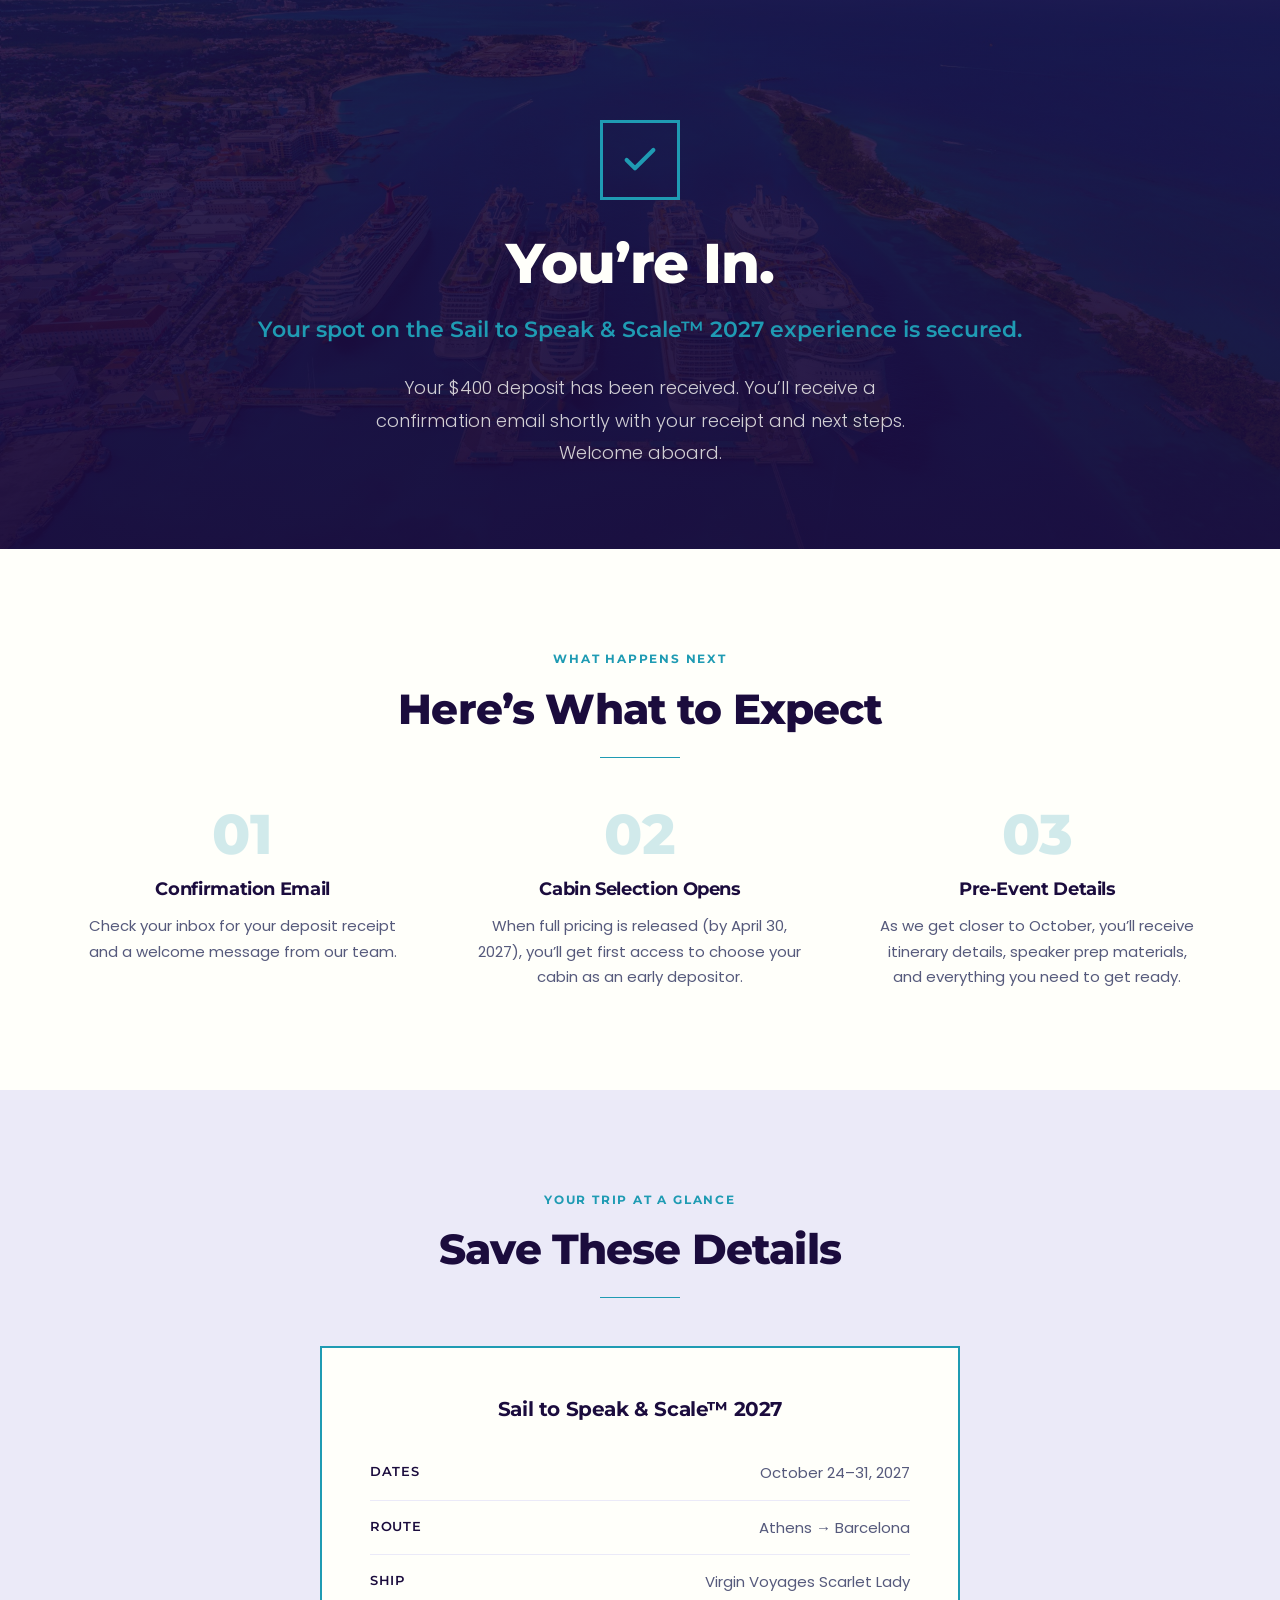
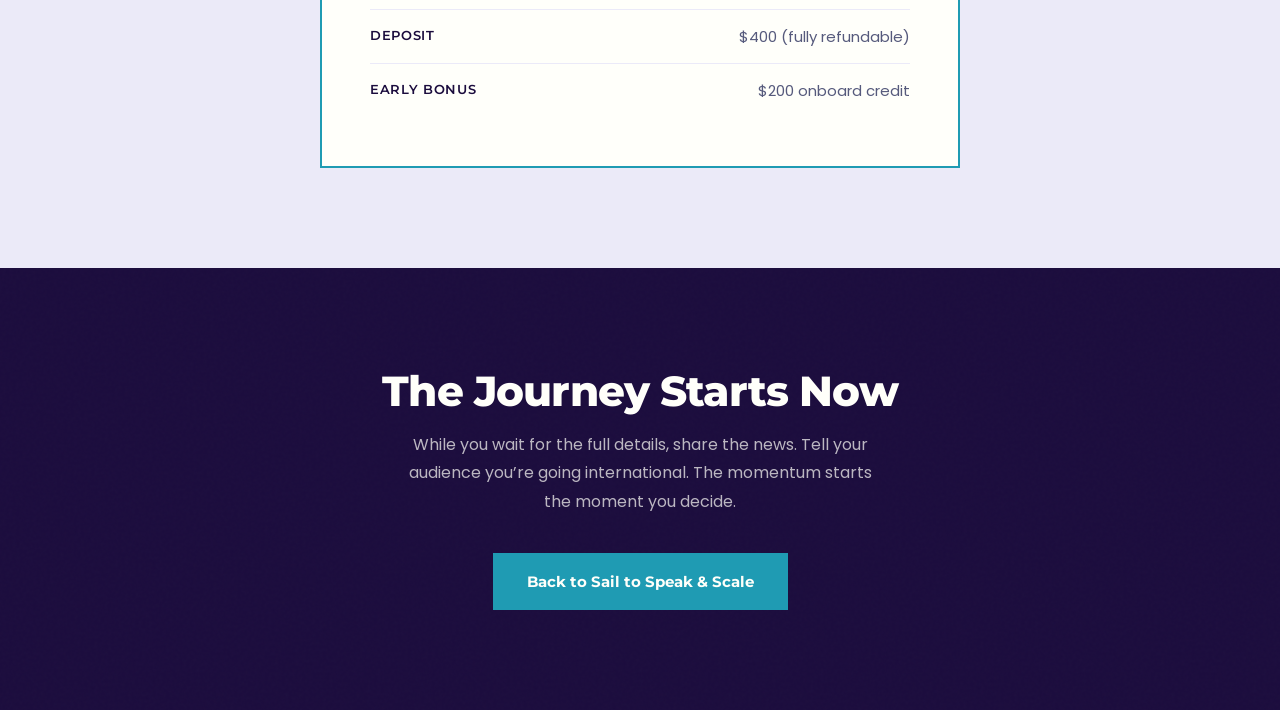
<file: thank-you/index.html>
<!DOCTYPE html>
<html lang="en">
<head>
  <meta charset="UTF-8">
  <meta name="viewport" content="width=device-width, initial-scale=1.0">
  <title>You're In — Sail to Speak &amp; Scale&trade; 2027 | Deposit Confirmed</title>
  <meta name="description" content="Your deposit is confirmed. Welcome aboard the Sail to Speak &amp; Scale 2027 speakers cruise experience. October 24–31, 2027, Athens to Barcelona.">
  <meta name="robots" content="noindex, nofollow">
  <link rel="canonical" href="https://speakandscalecruise.com/thank-you">

  <!-- Open Graph -->
  <meta property="og:type" content="website">
  <meta property="og:title" content="You're In — Sail to Speak &amp; Scale 2027">
  <meta property="og:description" content="Your deposit is confirmed. Welcome aboard the speakers cruise experience.">
  <meta property="og:image" content="https://speakandscalecruise.com/assets/images/scarlet-lady-hero.jpg">
  <meta property="og:url" content="https://speakandscalecruise.com/thank-you">
  <meta property="og:site_name" content="Sail to Speak &amp; Scale">

  <!-- Fonts -->
  <link rel="preconnect" href="https://fonts.googleapis.com">
  <link rel="preconnect" href="https://fonts.gstatic.com" crossorigin>
  <link href="https://fonts.googleapis.com/css2?family=Montserrat:wght@600;700;800&family=Poppins:ital,wght@0,300;0,400;0,600;1,300;1,400&display=swap" rel="stylesheet">
  <link rel="stylesheet" href="../styles.css">
  <style>
    /* Thank You Page Specific */
    .ty-page {
      min-height: 100vh;
      display: flex;
      flex-direction: column;
    }
    .ty-hero {
      position: relative;
      padding: 120px 0 80px;
      background: var(--deep-purple);
      text-align: center;
      overflow: hidden;
    }
    .ty-hero::before {
      content: '';
      position: absolute;
      inset: 0;
      background-image: url('../assets/images/hero-cruise-ship.jpg');
      background-size: cover;
      background-position: center 40%;
      opacity: 0.25;
    }
    .ty-hero::after {
      content: '';
      position: absolute;
      inset: 0;
      background: linear-gradient(
        to bottom,
        rgba(27, 12, 61, 0.5) 0%,
        rgba(27, 12, 61, 0.85) 100%
      );
    }
    .ty-hero .container {
      position: relative;
      z-index: 2;
    }
    .ty-checkmark {
      width: 80px;
      height: 80px;
      border: 3px solid var(--teal);
      display: inline-flex;
      align-items: center;
      justify-content: center;
      margin-bottom: 32px;
    }
    .ty-checkmark svg {
      width: 40px;
      height: 40px;
      color: var(--teal);
    }
    .ty-hero h1 {
      color: var(--cream);
      font-size: clamp(32px, 5vw, 56px);
      margin-bottom: 16px;
    }
    .ty-hero .ty-subtitle {
      font-family: 'Montserrat', sans-serif;
      font-weight: 600;
      font-size: clamp(16px, 2vw, 22px);
      color: var(--teal);
      margin-bottom: 24px;
    }
    .ty-hero .ty-message {
      font-family: 'Poppins', sans-serif;
      font-weight: 300;
      font-size: clamp(15px, 1.8vw, 18px);
      color: rgba(255, 255, 250, 0.8);
      max-width: 560px;
      margin: 0 auto;
      line-height: 1.8;
    }

    /* What Happens Next */
    .ty-next {
      background: var(--cream);
      padding: var(--section-pad) 0;
    }
    .ty-next-grid {
      display: grid;
      grid-template-columns: repeat(3, 1fr);
      gap: 40px;
      margin-top: 48px;
    }
    .ty-step {
      text-align: center;
      padding: 0 16px;
    }
    .ty-step-number {
      font-family: 'Montserrat', sans-serif;
      font-weight: 800;
      font-size: 56px;
      color: var(--teal);
      opacity: 0.2;
      line-height: 1;
      margin-bottom: 16px;
    }
    .ty-step h3 {
      color: var(--deep-purple);
      margin-bottom: 12px;
    }
    .ty-step p {
      font-size: 15px;
      line-height: 1.7;
      color: var(--muted-purple);
    }

    /* Details Card */
    .ty-details {
      background: var(--lavender);
      padding: var(--section-pad) 0;
    }
    .ty-details-card {
      max-width: 640px;
      margin: 48px auto 0;
      background: var(--cream);
      border: 2px solid var(--teal);
      padding: 48px;
    }
    .ty-details-card h3 {
      color: var(--deep-purple);
      font-size: 20px;
      margin-bottom: 24px;
      text-align: center;
    }
    .ty-detail-row {
      display: flex;
      justify-content: space-between;
      padding: 14px 0;
      border-bottom: 1px solid var(--lavender);
      font-size: 15px;
    }
    .ty-detail-row:last-child {
      border-bottom: none;
    }
    .ty-detail-label {
      font-family: 'Montserrat', sans-serif;
      font-weight: 600;
      color: var(--deep-purple);
      font-size: 13px;
      text-transform: uppercase;
      letter-spacing: 0.05em;
    }
    .ty-detail-value {
      color: var(--muted-purple);
      text-align: right;
    }

    /* Closing */
    .ty-close {
      background: var(--deep-purple);
      padding: var(--section-pad) 0;
      text-align: center;
      position: relative;
    }
    .ty-close::before {
      content: '';
      position: absolute;
      inset: 0;
      background: url("data:image/svg+xml,%3Csvg viewBox='0 0 200 200' xmlns='http://www.w3.org/2000/svg'%3E%3Cfilter id='n'%3E%3CfeTurbulence type='fractalNoise' baseFrequency='0.65' numOctaves='3' stitchTiles='stitch'/%3E%3C/filter%3E%3Crect width='100%25' height='100%25' filter='url(%23n)'/%3E%3C/svg%3E");
      opacity: 0.02;
      pointer-events: none;
    }
    .ty-close .container {
      position: relative;
      z-index: 1;
    }
    .ty-close h2 {
      color: var(--cream);
      margin-bottom: 16px;
    }
    .ty-close p {
      color: rgba(255, 255, 250, 0.7);
      max-width: 480px;
      margin: 0 auto;
      font-size: 16px;
      line-height: 1.8;
    }
    .ty-close .btn-primary {
      margin-top: 36px;
    }
    .ty-close .cta-micro {
      color: rgba(255, 255, 250, 0.4);
    }

    /* Responsive */
    @media (max-width: 768px) {
      .ty-hero {
        padding: 80px 0 60px;
      }
      .ty-next-grid {
        grid-template-columns: 1fr;
        gap: 40px;
        max-width: 400px;
        margin-left: auto;
        margin-right: auto;
      }
      .ty-details-card {
        padding: 32px 24px;
      }
      .ty-detail-row {
        flex-direction: column;
        gap: 4px;
      }
      .ty-detail-value {
        text-align: left;
      }
    }
  </style>
</head>
<body class="ty-page">

  <!-- Hero Confirmation -->
  <section class="ty-hero">
    <div class="container">
      <div class="ty-checkmark">
        <svg viewBox="0 0 24 24" fill="none" stroke="currentColor" stroke-width="2.5" stroke-linecap="round" stroke-linejoin="round">
          <polyline points="20 6 9 17 4 12"/>
        </svg>
      </div>
      <h1>You&rsquo;re In.</h1>
      <p class="ty-subtitle">Your spot on the Sail to Speak &amp; Scale&trade; 2027 experience is secured.</p>
      <p class="ty-message">Your $400 deposit has been received. You&rsquo;ll receive a confirmation email shortly with your receipt and next steps. Welcome aboard.</p>
    </div>
  </section>

  <!-- What Happens Next -->
  <section class="ty-next light-section">
    <div class="container" style="text-align: center;">
      <p class="section-label">What Happens Next</p>
      <h2>Here&rsquo;s What to Expect</h2>
      <hr class="heading-rule" style="margin-left: auto; margin-right: auto;">
      <div class="ty-next-grid">
        <div class="ty-step">
          <div class="ty-step-number">01</div>
          <h3>Confirmation Email</h3>
          <p>Check your inbox for your deposit receipt and a welcome message from our team.</p>
        </div>
        <div class="ty-step">
          <div class="ty-step-number">02</div>
          <h3>Cabin Selection Opens</h3>
          <p>When full pricing is released (by April 30, 2027), you&rsquo;ll get first access to choose your cabin as an early depositor.</p>
        </div>
        <div class="ty-step">
          <div class="ty-step-number">03</div>
          <h3>Pre-Event Details</h3>
          <p>As we get closer to October, you&rsquo;ll receive itinerary details, speaker prep materials, and everything you need to get ready.</p>
        </div>
      </div>
    </div>
  </section>

  <!-- Your Trip Details -->
  <section class="ty-details light-section">
    <div class="container" style="text-align: center;">
      <p class="section-label">Your Trip At a Glance</p>
      <h2>Save These Details</h2>
      <hr class="heading-rule" style="margin-left: auto; margin-right: auto;">
      <div class="ty-details-card">
        <h3>Sail to Speak &amp; Scale&trade; 2027</h3>
        <div class="ty-detail-row">
          <span class="ty-detail-label">Dates</span>
          <span class="ty-detail-value">October 24&ndash;31, 2027</span>
        </div>
        <div class="ty-detail-row">
          <span class="ty-detail-label">Route</span>
          <span class="ty-detail-value">Athens &rarr; Barcelona</span>
        </div>
        <div class="ty-detail-row">
          <span class="ty-detail-label">Ship</span>
          <span class="ty-detail-value">Virgin Voyages Scarlet Lady</span>
        </div>
        <div class="ty-detail-row">
          <span class="ty-detail-label">Deposit</span>
          <span class="ty-detail-value">$400 (fully refundable)</span>
        </div>
        <div class="ty-detail-row">
          <span class="ty-detail-label">Early Bonus</span>
          <span class="ty-detail-value">$200 onboard credit</span>
        </div>
      </div>
    </div>
  </section>

  <!-- Closing -->
  <section class="ty-close dark-section">
    <div class="container">
      <h2>The Journey Starts Now</h2>
      <p>While you wait for the full details, share the news. Tell your audience you&rsquo;re going international. The momentum starts the moment you decide.</p>
      <a href="/" class="btn-primary" style="margin-top: 36px;">Back to Sail to Speak &amp; Scale</a>
    </div>
  </section>

</body>
</html>
</file>
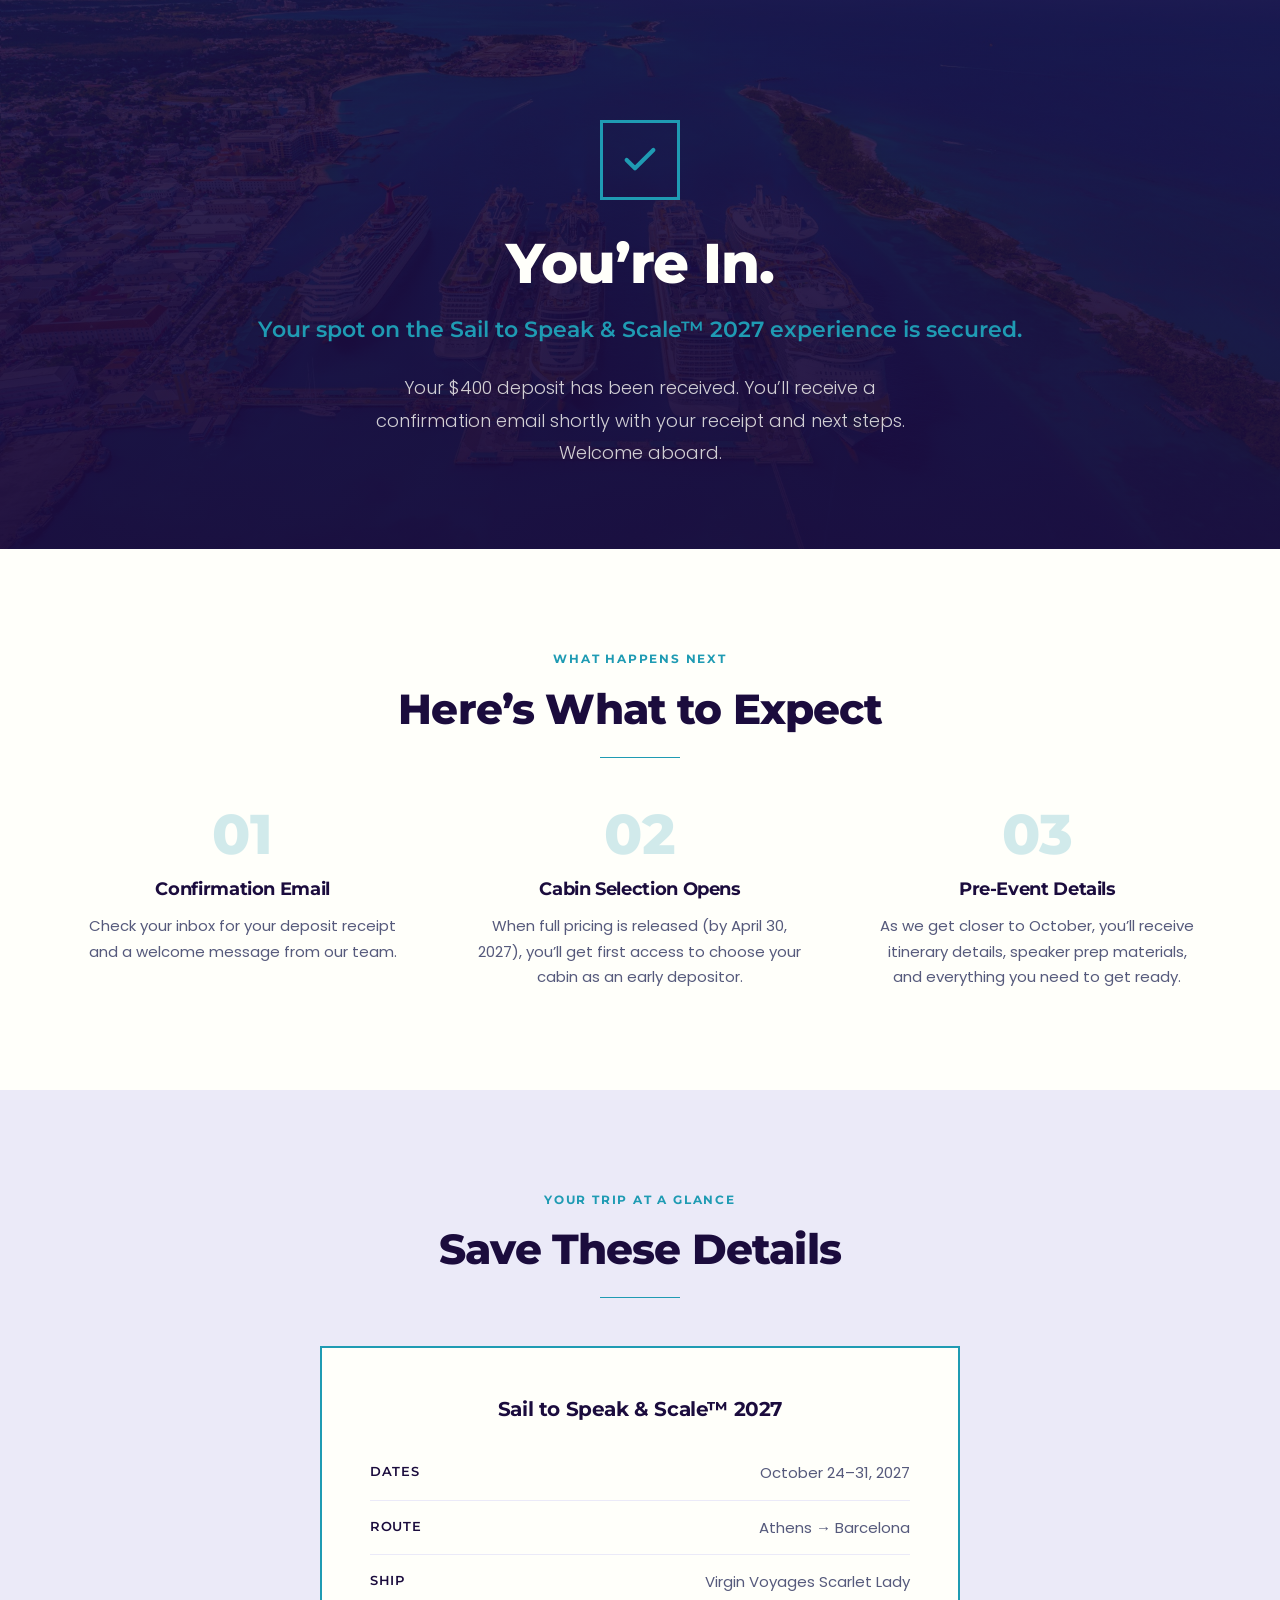
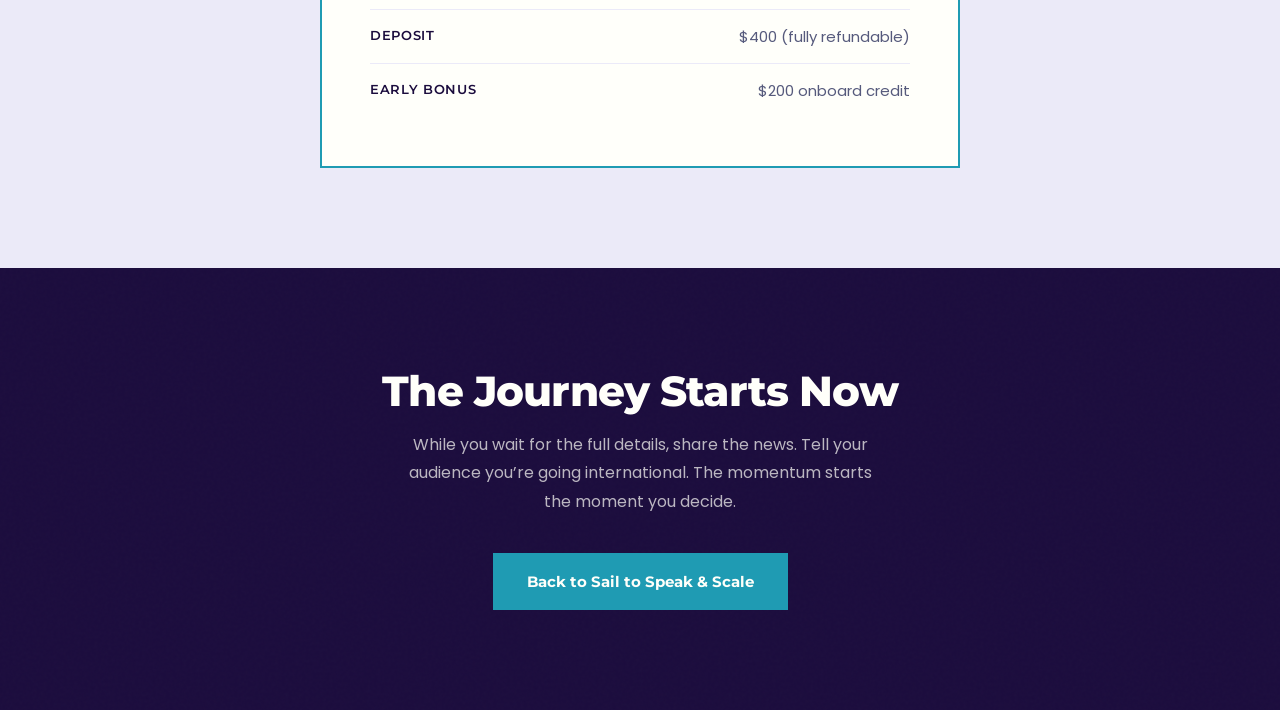
<file: thank-you.html>
<!DOCTYPE html>
<html lang="en">
<head>
  <meta charset="UTF-8">
  <meta name="viewport" content="width=device-width, initial-scale=1.0">
  <title>You're In — Sail to Speak &amp; Scale&trade; 2027 | Deposit Confirmed</title>
  <meta name="description" content="Your deposit is confirmed. Welcome aboard the Sail to Speak &amp; Scale 2027 speakers cruise experience. October 24–31, 2027, Athens to Barcelona.">
  <meta name="robots" content="noindex, nofollow">
  <link rel="canonical" href="https://speakandscalecruise.com/thank-you.html">

  <!-- Open Graph -->
  <meta property="og:type" content="website">
  <meta property="og:title" content="You're In — Sail to Speak &amp; Scale 2027">
  <meta property="og:description" content="Your deposit is confirmed. Welcome aboard the speakers cruise experience.">
  <meta property="og:image" content="https://speakandscalecruise.com/assets/images/scarlet-lady-hero.jpg">
  <meta property="og:url" content="https://speakandscalecruise.com/thank-you.html">
  <meta property="og:site_name" content="Sail to Speak &amp; Scale">

  <!-- Fonts -->
  <link rel="preconnect" href="https://fonts.googleapis.com">
  <link rel="preconnect" href="https://fonts.gstatic.com" crossorigin>
  <link href="https://fonts.googleapis.com/css2?family=Montserrat:wght@600;700;800&family=Poppins:ital,wght@0,300;0,400;0,600;1,300;1,400&display=swap" rel="stylesheet">
  <link rel="stylesheet" href="styles.css">
  <style>
    /* Thank You Page Specific */
    .ty-page {
      min-height: 100vh;
      display: flex;
      flex-direction: column;
    }
    .ty-hero {
      position: relative;
      padding: 120px 0 80px;
      background: var(--deep-purple);
      text-align: center;
      overflow: hidden;
    }
    .ty-hero::before {
      content: '';
      position: absolute;
      inset: 0;
      background-image: url('assets/images/hero-cruise-ship.jpg');
      background-size: cover;
      background-position: center 40%;
      opacity: 0.25;
    }
    .ty-hero::after {
      content: '';
      position: absolute;
      inset: 0;
      background: linear-gradient(
        to bottom,
        rgba(27, 12, 61, 0.5) 0%,
        rgba(27, 12, 61, 0.85) 100%
      );
    }
    .ty-hero .container {
      position: relative;
      z-index: 2;
    }
    .ty-checkmark {
      width: 80px;
      height: 80px;
      border: 3px solid var(--teal);
      display: inline-flex;
      align-items: center;
      justify-content: center;
      margin-bottom: 32px;
    }
    .ty-checkmark svg {
      width: 40px;
      height: 40px;
      color: var(--teal);
    }
    .ty-hero h1 {
      color: var(--cream);
      font-size: clamp(32px, 5vw, 56px);
      margin-bottom: 16px;
    }
    .ty-hero .ty-subtitle {
      font-family: 'Montserrat', sans-serif;
      font-weight: 600;
      font-size: clamp(16px, 2vw, 22px);
      color: var(--teal);
      margin-bottom: 24px;
    }
    .ty-hero .ty-message {
      font-family: 'Poppins', sans-serif;
      font-weight: 300;
      font-size: clamp(15px, 1.8vw, 18px);
      color: rgba(255, 255, 250, 0.8);
      max-width: 560px;
      margin: 0 auto;
      line-height: 1.8;
    }

    /* What Happens Next */
    .ty-next {
      background: var(--cream);
      padding: var(--section-pad) 0;
    }
    .ty-next-grid {
      display: grid;
      grid-template-columns: repeat(3, 1fr);
      gap: 40px;
      margin-top: 48px;
    }
    .ty-step {
      text-align: center;
      padding: 0 16px;
    }
    .ty-step-number {
      font-family: 'Montserrat', sans-serif;
      font-weight: 800;
      font-size: 56px;
      color: var(--teal);
      opacity: 0.2;
      line-height: 1;
      margin-bottom: 16px;
    }
    .ty-step h3 {
      color: var(--deep-purple);
      margin-bottom: 12px;
    }
    .ty-step p {
      font-size: 15px;
      line-height: 1.7;
      color: var(--muted-purple);
    }

    /* Details Card */
    .ty-details {
      background: var(--lavender);
      padding: var(--section-pad) 0;
    }
    .ty-details-card {
      max-width: 640px;
      margin: 48px auto 0;
      background: var(--cream);
      border: 2px solid var(--teal);
      padding: 48px;
    }
    .ty-details-card h3 {
      color: var(--deep-purple);
      font-size: 20px;
      margin-bottom: 24px;
      text-align: center;
    }
    .ty-detail-row {
      display: flex;
      justify-content: space-between;
      padding: 14px 0;
      border-bottom: 1px solid var(--lavender);
      font-size: 15px;
    }
    .ty-detail-row:last-child {
      border-bottom: none;
    }
    .ty-detail-label {
      font-family: 'Montserrat', sans-serif;
      font-weight: 600;
      color: var(--deep-purple);
      font-size: 13px;
      text-transform: uppercase;
      letter-spacing: 0.05em;
    }
    .ty-detail-value {
      color: var(--muted-purple);
      text-align: right;
    }

    /* Closing */
    .ty-close {
      background: var(--deep-purple);
      padding: var(--section-pad) 0;
      text-align: center;
      position: relative;
    }
    .ty-close::before {
      content: '';
      position: absolute;
      inset: 0;
      background: url("data:image/svg+xml,%3Csvg viewBox='0 0 200 200' xmlns='http://www.w3.org/2000/svg'%3E%3Cfilter id='n'%3E%3CfeTurbulence type='fractalNoise' baseFrequency='0.65' numOctaves='3' stitchTiles='stitch'/%3E%3C/filter%3E%3Crect width='100%25' height='100%25' filter='url(%23n)'/%3E%3C/svg%3E");
      opacity: 0.02;
      pointer-events: none;
    }
    .ty-close .container {
      position: relative;
      z-index: 1;
    }
    .ty-close h2 {
      color: var(--cream);
      margin-bottom: 16px;
    }
    .ty-close p {
      color: rgba(255, 255, 250, 0.7);
      max-width: 480px;
      margin: 0 auto;
      font-size: 16px;
      line-height: 1.8;
    }
    .ty-close .btn-primary {
      margin-top: 36px;
    }
    .ty-close .cta-micro {
      color: rgba(255, 255, 250, 0.4);
    }

    /* Responsive */
    @media (max-width: 768px) {
      .ty-hero {
        padding: 80px 0 60px;
      }
      .ty-next-grid {
        grid-template-columns: 1fr;
        gap: 40px;
        max-width: 400px;
        margin-left: auto;
        margin-right: auto;
      }
      .ty-details-card {
        padding: 32px 24px;
      }
      .ty-detail-row {
        flex-direction: column;
        gap: 4px;
      }
      .ty-detail-value {
        text-align: left;
      }
    }
  </style>
</head>
<body class="ty-page">

  <!-- Hero Confirmation -->
  <section class="ty-hero">
    <div class="container">
      <div class="ty-checkmark">
        <svg viewBox="0 0 24 24" fill="none" stroke="currentColor" stroke-width="2.5" stroke-linecap="round" stroke-linejoin="round">
          <polyline points="20 6 9 17 4 12"/>
        </svg>
      </div>
      <h1>You&rsquo;re In.</h1>
      <p class="ty-subtitle">Your spot on the Sail to Speak &amp; Scale&trade; 2027 experience is secured.</p>
      <p class="ty-message">Your $400 deposit has been received. You&rsquo;ll receive a confirmation email shortly with your receipt and next steps. Welcome aboard.</p>
    </div>
  </section>

  <!-- What Happens Next -->
  <section class="ty-next light-section">
    <div class="container" style="text-align: center;">
      <p class="section-label">What Happens Next</p>
      <h2>Here&rsquo;s What to Expect</h2>
      <hr class="heading-rule" style="margin-left: auto; margin-right: auto;">
      <div class="ty-next-grid">
        <div class="ty-step">
          <div class="ty-step-number">01</div>
          <h3>Confirmation Email</h3>
          <p>Check your inbox for your deposit receipt and a welcome message from our team.</p>
        </div>
        <div class="ty-step">
          <div class="ty-step-number">02</div>
          <h3>Cabin Selection Opens</h3>
          <p>When full pricing is released (by April 30, 2027), you&rsquo;ll get first access to choose your cabin as an early depositor.</p>
        </div>
        <div class="ty-step">
          <div class="ty-step-number">03</div>
          <h3>Pre-Event Details</h3>
          <p>As we get closer to October, you&rsquo;ll receive itinerary details, speaker prep materials, and everything you need to get ready.</p>
        </div>
      </div>
    </div>
  </section>

  <!-- Your Trip Details -->
  <section class="ty-details light-section">
    <div class="container" style="text-align: center;">
      <p class="section-label">Your Trip At a Glance</p>
      <h2>Save These Details</h2>
      <hr class="heading-rule" style="margin-left: auto; margin-right: auto;">
      <div class="ty-details-card">
        <h3>Sail to Speak &amp; Scale&trade; 2027</h3>
        <div class="ty-detail-row">
          <span class="ty-detail-label">Dates</span>
          <span class="ty-detail-value">October 24&ndash;31, 2027</span>
        </div>
        <div class="ty-detail-row">
          <span class="ty-detail-label">Route</span>
          <span class="ty-detail-value">Athens &rarr; Barcelona</span>
        </div>
        <div class="ty-detail-row">
          <span class="ty-detail-label">Ship</span>
          <span class="ty-detail-value">Virgin Voyages Scarlet Lady</span>
        </div>
        <div class="ty-detail-row">
          <span class="ty-detail-label">Deposit</span>
          <span class="ty-detail-value">$400 (fully refundable)</span>
        </div>
        <div class="ty-detail-row">
          <span class="ty-detail-label">Early Bonus</span>
          <span class="ty-detail-value">$200 onboard credit</span>
        </div>
      </div>
    </div>
  </section>

  <!-- Closing -->
  <section class="ty-close dark-section">
    <div class="container">
      <h2>The Journey Starts Now</h2>
      <p>While you wait for the full details, share the news. Tell your audience you&rsquo;re going international. The momentum starts the moment you decide.</p>
      <a href="index.html" class="btn-primary" style="margin-top: 36px;">Back to Sail to Speak &amp; Scale</a>
    </div>
  </section>

</body>
</html>
</file>
<file: styles.css>
/* ============================================
   SAIL TO SPEAK & SCALE 2027
   Brand System: Authority Event Family
   Art Direction: Nautical Authority
   ============================================ */

/* --- Reset & Base --- */
*, *::before, *::after {
  margin: 0;
  padding: 0;
  box-sizing: border-box;
}

:root {
  --purple: #472f79;
  --deep-purple: #1b0c3d;
  --teal: #1f9bb3;
  --dark-teal: #0f8897;
  --lavender: #ebeaf8;
  --soft-lavender: #f5f4fa;
  --cream: #fffffa;
  --muted-purple: #565a7c;
  --white: #fffffa;
  --section-pad: 100px;
  --section-pad-mobile: 64px;
  --content-max: 1200px;
  --paragraph-max: 640px;
}

html {
  scroll-behavior: smooth;
  -webkit-font-smoothing: antialiased;
  -moz-osx-font-smoothing: grayscale;
}

body {
  font-family: 'Poppins', sans-serif;
  font-weight: 400;
  font-size: 16px;
  line-height: 1.7;
  color: var(--muted-purple);
  background-color: var(--cream);
}

img {
  max-width: 100%;
  height: auto;
  display: block;
}

a {
  color: var(--teal);
  text-decoration: none;
}

/* --- Typography --- */
h1, h2, h3 {
  font-family: 'Montserrat', sans-serif;
  font-weight: 800;
  letter-spacing: -0.02em;
  line-height: 1.12;
}

h1 {
  font-size: clamp(36px, 6vw, 72px);
}

h2 {
  font-size: clamp(28px, 4vw, 42px);
}

h3 {
  font-family: 'Montserrat', sans-serif;
  font-weight: 700;
  font-size: 18px;
  line-height: 1.3;
}

.section-label {
  font-family: 'Montserrat', sans-serif;
  font-weight: 700;
  font-size: 12px;
  letter-spacing: 0.15em;
  text-transform: uppercase;
  color: var(--teal);
  margin-bottom: 16px;
}

.heading-rule {
  width: 80px;
  height: 1px;
  background: var(--teal);
  margin-top: 24px;
  border: none;
}

/* --- Layout --- */
.container {
  max-width: var(--content-max);
  margin: 0 auto;
  padding: 0 24px;
}

.section {
  padding: var(--section-pad) 0;
}

/* Light text on dark backgrounds */
.dark-section {
  color: rgba(255, 255, 250, 0.8);
}
.dark-section h2,
.dark-section h3 {
  color: var(--cream);
}
.dark-section .section-label {
  color: var(--teal);
}

/* Dark text on light backgrounds */
.light-section h2 {
  color: var(--deep-purple);
}

/* --- Buttons --- */
.btn-primary {
  display: inline-block;
  font-family: 'Montserrat', sans-serif;
  font-weight: 700;
  font-size: 15px;
  color: var(--cream);
  background: var(--teal);
  padding: 16px 34px;
  border: none;
  border-radius: 0;
  cursor: pointer;
  transition: background 200ms ease, transform 200ms ease;
  text-decoration: none;
  text-align: center;
}
.btn-primary:hover {
  background: var(--dark-teal);
  transform: translateY(-1px);
}

.btn-outline {
  display: inline-block;
  font-family: 'Montserrat', sans-serif;
  font-weight: 700;
  font-size: 15px;
  color: var(--teal);
  background: transparent;
  padding: 16px 34px;
  border: 2px solid var(--teal);
  border-radius: 0;
  cursor: pointer;
  transition: all 200ms ease;
  text-decoration: none;
  text-align: center;
}
.btn-outline:hover {
  background: var(--teal);
  color: var(--cream);
}

/* Focus styles for accessibility */
.btn-primary:focus-visible,
.btn-outline:focus-visible {
  outline: 2px solid var(--teal);
  outline-offset: 4px;
}
.faq-question:focus-visible {
  outline: 2px solid var(--teal);
  outline-offset: 4px;
}
a:focus-visible {
  outline: 2px solid var(--teal);
  outline-offset: 2px;
}

.cta-micro {
  font-family: 'Poppins', sans-serif;
  font-weight: 300;
  font-size: 13px;
  margin-top: 12px;
  text-align: center;
  opacity: 0.7;
}
.dark-section .cta-micro {
  color: rgba(255, 255, 250, 0.6);
}
.light-section .cta-micro {
  color: var(--muted-purple);
}

.cta-group {
  margin-top: 40px;
}

/* --- Scroll Reveal --- */
.reveal {
  opacity: 0;
  transform: translateY(20px);
  transition: opacity 500ms ease-out, transform 500ms ease-out;
}
.reveal.visible {
  opacity: 1;
  transform: translateY(0);
}
.reveal-delay-1 { transition-delay: 100ms; }
.reveal-delay-2 { transition-delay: 200ms; }
.reveal-delay-3 { transition-delay: 300ms; }
.reveal-delay-4 { transition-delay: 400ms; }

/* ============================================
   SECTION 1 — HERO
   ============================================ */
.hero {
  position: relative;
  min-height: 100vh;
  display: flex;
  align-items: center;
  justify-content: center;
  text-align: center;
  overflow: hidden;
  background: var(--deep-purple);
}
.hero-bg {
  position: absolute;
  inset: 0;
  background-image: url('assets/images/hero-cruise-ship.jpg');
  background-size: cover;
  background-position: center 40%;
  opacity: 0.45;
}
.hero-overlay {
  position: absolute;
  inset: 0;
  background: linear-gradient(
    to top,
    rgba(27, 12, 61, 0.92) 0%,
    rgba(27, 12, 61, 0.55) 45%,
    rgba(27, 12, 61, 0.35) 100%
  );
}
.hero-content {
  position: relative;
  z-index: 2;
  max-width: 1000px;
  padding: 0 32px;
}
.hero .section-label {
  font-size: 14px;
  letter-spacing: 0.25em;
  margin-bottom: 28px;
  color: var(--teal);
}
.hero h1 {
  color: var(--cream);
  margin-bottom: 12px;
  font-size: clamp(40px, 7vw, 84px);
  text-shadow: 0 2px 40px rgba(27, 12, 61, 0.4);
}
.hero-subtitle {
  font-family: 'Montserrat', sans-serif;
  font-weight: 600;
  font-size: clamp(18px, 2.8vw, 28px);
  color: var(--teal);
  margin-bottom: 36px;
}
.hero-subhead {
  font-family: 'Poppins', sans-serif;
  font-weight: 300;
  font-size: clamp(16px, 2.2vw, 21px);
  color: rgba(255, 255, 250, 0.85);
  margin-bottom: 12px;
  line-height: 1.6;
}
.hero-hook {
  font-family: 'Poppins', sans-serif;
  font-weight: 400;
  font-style: italic;
  font-size: clamp(18px, 2.5vw, 24px);
  color: var(--cream);
  margin: 40px 0;
}
.hero .cta-group {
  margin-top: 44px;
}
.hero .btn-primary {
  font-size: 17px;
  padding: 20px 44px;
}
.hero .cta-micro {
  color: rgba(255, 255, 250, 0.6);
  max-width: 460px;
  margin-left: auto;
  margin-right: auto;
  font-size: 14px;
}
.hero-secondary {
  font-family: 'Poppins', sans-serif;
  font-weight: 400;
  font-size: 15px;
  color: rgba(255, 255, 250, 0.55);
  margin-top: 28px;
  letter-spacing: 0.02em;
}
.hero-scroll-cue {
  position: absolute;
  bottom: 32px;
  left: 50%;
  transform: translateX(-50%);
  z-index: 2;
  color: rgba(255, 255, 250, 0.3);
  font-size: 24px;
  animation: scrollBounce 2s ease-in-out infinite;
}
@keyframes scrollBounce {
  0%, 100% { transform: translateX(-50%) translateY(0); }
  50% { transform: translateX(-50%) translateY(8px); }
}

/* ============================================
   SECTION 2 — BIG PROMISE
   ============================================ */
.big-promise {
  background: var(--cream);
}
.big-promise-grid {
  display: grid;
  grid-template-columns: 55% 40%;
  gap: 5%;
  align-items: start;
  margin-top: 48px;
}
.big-promise-narrative p {
  max-width: var(--paragraph-max);
  margin-bottom: 16px;
}
.benefit-stack {
  display: flex;
  flex-direction: column;
  gap: 24px;
}
.benefit-item {
  display: flex;
  gap: 16px;
  align-items: flex-start;
}
.benefit-icon {
  flex-shrink: 0;
  width: 4px;
  height: 4px;
  margin-top: 10px;
  background: var(--teal);
}
.benefit-item p {
  font-weight: 400;
  font-size: 15px;
  line-height: 1.6;
  color: var(--muted-purple);
}

/* ============================================
   SECTION 3 — WHAT MAKES THIS DIFFERENT
   ============================================ */
.different {
  background: var(--deep-purple);
  position: relative;
}
.different::before {
  content: '';
  position: absolute;
  inset: 0;
  background: url("data:image/svg+xml,%3Csvg viewBox='0 0 200 200' xmlns='http://www.w3.org/2000/svg'%3E%3Cfilter id='n'%3E%3CfeTurbulence type='fractalNoise' baseFrequency='0.65' numOctaves='3' stitchTiles='stitch'/%3E%3C/filter%3E%3Crect width='100%25' height='100%25' filter='url(%23n)'/%3E%3C/svg%3E");
  opacity: 0.02;
  pointer-events: none;
}
.different-grid {
  display: grid;
  grid-template-columns: 1fr 1fr;
  gap: 32px;
  margin-top: 48px;
}
.different-card {
  border: 1px solid rgba(255, 255, 250, 0.08);
  padding: 32px;
  border-top: 2px solid var(--teal);
}
.different-card h3 {
  margin-bottom: 12px;
}
.different-card p {
  font-size: 15px;
  line-height: 1.7;
}

/* ============================================
   SECTION 4 — SOCIAL PROOF STRIP
   ============================================ */
.proof-strip {
  background: var(--lavender);
  text-align: center;
}
.proof-quote {
  max-width: 720px;
  margin: 0 auto;
  margin-top: 40px;
  position: relative;
}
.proof-quote blockquote {
  font-family: 'Poppins', sans-serif;
  font-weight: 300;
  font-size: clamp(17px, 2.5vw, 22px);
  font-style: italic;
  line-height: 1.7;
  color: var(--deep-purple);
}
.proof-quote .quote-accent {
  display: block;
  width: 40px;
  height: 2px;
  background: var(--teal);
  margin: 0 auto 24px;
}

/* ============================================
   SECTION 5 — DESTINATIONS
   ============================================ */
.destinations {
  background: var(--cream);
}
.destination-strip {
  display: grid;
  grid-template-columns: repeat(5, 1fr);
  gap: 20px;
  margin-top: 48px;
}
.destination-card {
  position: relative;
  aspect-ratio: 3 / 4;
  overflow: hidden;
  background: var(--deep-purple);
}
.destination-card-inner {
  width: 100%;
  height: 100%;
  background-size: cover;
  background-position: center;
  transition: transform 400ms ease;
}
.destination-card:hover .destination-card-inner {
  transform: scale(1.02);
}
.destination-card-overlay {
  position: absolute;
  inset: 0;
  background: linear-gradient(to top, rgba(27,12,61,0.7) 0%, transparent 50%);
  display: flex;
  flex-direction: column;
  justify-content: flex-end;
  padding: 24px 16px;
}
.destination-card-overlay h3 {
  font-family: 'Montserrat', sans-serif;
  font-weight: 700;
  font-size: clamp(14px, 1.2vw, 18px);
  letter-spacing: 0.1em;
  text-transform: uppercase;
  color: var(--cream);
  text-shadow: 0 1px 8px rgba(0,0,0,0.3);
}
.destination-card-overlay span {
  font-family: 'Poppins', sans-serif;
  font-weight: 300;
  font-size: clamp(12px, 0.9vw, 14px);
  color: rgba(255, 255, 250, 0.8);
  margin-top: 4px;
}
.destinations-copy {
  max-width: var(--paragraph-max);
  margin: 32px auto 0;
  text-align: center;
  font-style: italic;
}

/* ============================================
   SECTION 6 — SHIP EXPERIENCE
   ============================================ */
.ship {
  background: var(--purple);
  position: relative;
  overflow: hidden;
  padding-top: 0 !important;
}
.ship::before {
  content: '';
  position: absolute;
  inset: 0;
  background: url("data:image/svg+xml,%3Csvg viewBox='0 0 200 200' xmlns='http://www.w3.org/2000/svg'%3E%3Cfilter id='n'%3E%3CfeTurbulence type='fractalNoise' baseFrequency='0.65' numOctaves='3' stitchTiles='stitch'/%3E%3C/filter%3E%3Crect width='100%25' height='100%25' filter='url(%23n)'/%3E%3C/svg%3E");
  opacity: 0.02;
  pointer-events: none;
}
/* Ship hero image - full width dramatic treatment */
.ship-hero-image {
  position: relative;
  width: 100%;
  max-height: 480px;
  overflow: hidden;
}
.ship-hero-image img {
  width: 100%;
  height: 480px;
  object-fit: cover;
  object-position: center 30%;
  display: block;
}
.ship-hero-overlay {
  position: absolute;
  inset: 0;
  background: linear-gradient(
    to bottom,
    rgba(71, 47, 121, 0.1) 0%,
    rgba(71, 47, 121, 0.6) 80%,
    rgba(71, 47, 121, 1) 100%
  );
}
.ship-content-centered {
  position: relative;
  z-index: 1;
  text-align: center;
  margin-top: -60px;
}
.ship-content-centered > p {
  margin-bottom: 24px;
}
.ship-perks-grid {
  display: grid;
  grid-template-columns: repeat(4, 1fr);
  gap: 24px;
  margin: 32px auto;
  max-width: 900px;
}
.ship-perk {
  display: flex;
  flex-direction: column;
  align-items: center;
  gap: 12px;
  text-align: center;
}
.ship-perk svg {
  color: var(--teal);
}
.ship-perk span {
  font-size: 14px;
  line-height: 1.5;
  color: rgba(255, 255, 250, 0.8);
}
.ship-closing {
  font-style: italic;
  margin-top: 24px;
  font-size: 15px;
  opacity: 0.9;
}
.ship .cta-group {
  display: inline-flex;
  flex-direction: column;
  align-items: center;
}
@media (max-width: 768px) {
  .ship-perks-grid {
    grid-template-columns: repeat(2, 1fr);
    gap: 20px;
  }
  .ship-hero-image img {
    height: 320px;
  }
  .ship-content-centered {
    margin-top: -40px;
  }
}

/* ============================================
   SECTION 7 — WHAT YOU WALK AWAY WITH
   ============================================ */
.outcomes {
  background: var(--deep-purple);
  position: relative;
  overflow: hidden;
}
.outcomes::before {
  content: '';
  position: absolute;
  inset: 0;
  background: url("data:image/svg+xml,%3Csvg viewBox='0 0 200 200' xmlns='http://www.w3.org/2000/svg'%3E%3Cfilter id='n'%3E%3CfeTurbulence type='fractalNoise' baseFrequency='0.65' numOctaves='3' stitchTiles='stitch'/%3E%3C/filter%3E%3Crect width='100%25' height='100%25' filter='url(%23n)'/%3E%3C/svg%3E");
  opacity: 0.02;
  pointer-events: none;
}
.outcomes .container {
  position: relative;
  z-index: 1;
}
.outcomes h2 {
  color: var(--cream);
}
.outcomes .section-label {
  color: var(--teal);
}
.outcomes .heading-rule {
  background: var(--teal);
}
.outcomes-grid {
  display: grid;
  grid-template-columns: repeat(5, 1fr);
  gap: 0;
  margin-top: 56px;
}
.outcome-card {
  position: relative;
  padding: 36px 24px;
  text-align: center;
  border-right: 1px solid rgba(255, 255, 250, 0.06);
  display: flex;
  flex-direction: column;
  align-items: center;
  gap: 20px;
}
.outcome-card:last-child {
  border-right: none;
}
.outcome-number {
  font-family: 'Montserrat', sans-serif;
  font-weight: 800;
  font-size: 72px;
  color: var(--teal);
  opacity: 0.35;
  line-height: 1;
}
.outcome-icon {
  width: 48px;
  height: 48px;
  color: var(--teal);
  flex-shrink: 0;
}
.outcome-card h3 {
  font-family: 'Montserrat', sans-serif;
  font-weight: 700;
  font-size: 15px;
  color: var(--cream);
  line-height: 1.4;
  letter-spacing: 0.01em;
}
.outcome-card p {
  font-size: 13px;
  color: rgba(255, 255, 250, 0.5);
  line-height: 1.5;
  font-weight: 300;
}
.outcomes .cta-group {
  text-align: center;
}
.outcomes .cta-micro {
  color: rgba(255, 255, 250, 0.5);
}

@media (max-width: 1024px) {
  .outcomes-grid {
    grid-template-columns: repeat(3, 1fr);
  }
  .outcome-card:nth-child(3) {
    border-right: none;
  }
}
@media (max-width: 768px) {
  .outcomes-grid {
    grid-template-columns: repeat(2, 1fr);
  }
  .outcome-card {
    border-right: none;
    border-bottom: 1px solid rgba(255, 255, 250, 0.06);
    padding: 28px 20px;
  }
}
@media (max-width: 480px) {
  .outcomes-grid {
    grid-template-columns: 1fr;
  }
}

.check-icon {
  flex-shrink: 0;
  width: 20px;
  height: 20px;
  color: var(--teal);
}

/* ============================================
   SECTION 8 — LEADER OPPORTUNITY
   ============================================ */
.leader {
  background: var(--deep-purple);
  position: relative;
}
.leader::before {
  content: '';
  position: absolute;
  inset: 0;
  background: url("data:image/svg+xml,%3Csvg viewBox='0 0 200 200' xmlns='http://www.w3.org/2000/svg'%3E%3Cfilter id='n'%3E%3CfeTurbulence type='fractalNoise' baseFrequency='0.65' numOctaves='3' stitchTiles='stitch'/%3E%3C/filter%3E%3Crect width='100%25' height='100%25' filter='url(%23n)'/%3E%3C/svg%3E");
  opacity: 0.02;
  pointer-events: none;
}
.leader-grid {
  display: grid;
  grid-template-columns: 55% 40%;
  gap: 5%;
  align-items: center;
  position: relative;
  z-index: 1;
}
.leader-card {
  border-left: 3px solid var(--teal);
  padding-left: 40px;
  max-width: 720px;
}
.leader-image {
  overflow: hidden;
}
.leader-image img {
  width: 100%;
  height: 100%;
  object-fit: cover;
  aspect-ratio: 4 / 5;
}
.leader-card h2 {
  margin-bottom: 16px;
}
.leader-card > p {
  margin-bottom: 24px;
}
.leader-benefits {
  list-style: none;
  display: flex;
  flex-direction: column;
  gap: 12px;
  margin-bottom: 16px;
}
.leader-benefits li {
  display: flex;
  align-items: center;
  gap: 12px;
  font-size: 15px;
}
.leader-benefits li::before {
  content: '';
  flex-shrink: 0;
  width: 4px;
  height: 4px;
  background: var(--teal);
}
.leader-closing {
  font-style: italic;
  margin-top: 24px;
  font-size: 15px;
  opacity: 0.9;
}

/* ============================================
   SECTION 9 — HOST CREDIBILITY
   ============================================ */
.hosts {
  background: var(--cream);
}
.hosts-grid {
  display: grid;
  grid-template-columns: repeat(4, 1fr);
  gap: 32px;
  margin-top: 48px;
}
.host-card {
  text-align: center;
}
.host-photo {
  width: 100%;
  aspect-ratio: 1;
  object-fit: cover;
  margin-bottom: 20px;
}
.host-card h3 {
  color: var(--deep-purple);
  font-size: 16px;
  margin-bottom: 4px;
  position: relative;
  display: inline-block;
}
.host-card h3::after {
  content: '';
  display: block;
  width: 100%;
  height: 2px;
  background: var(--teal);
  margin-top: 6px;
}
.host-card .host-role {
  font-size: 13px;
  color: var(--muted-purple);
  font-weight: 300;
  margin-top: 8px;
}

/* ============================================
   SECTION 10 — PRICING / DEPOSIT
   ============================================ */
.pricing {
  background: var(--lavender);
}
.pricing-card {
  max-width: 720px;
  margin: 48px auto 0;
  background: var(--cream);
  border: 2px solid var(--teal);
  padding: 48px;
  text-align: center;
}
.pricing-card > p {
  margin-bottom: 24px;
  font-size: 16px;
}
.pricing-benefits {
  list-style: none;
  display: flex;
  flex-direction: column;
  gap: 12px;
  text-align: left;
  max-width: 440px;
  margin: 0 auto 32px;
}
.pricing-benefits li {
  display: flex;
  gap: 12px;
  align-items: center;
  font-size: 15px;
  color: var(--deep-purple);
}
.pricing-benefits li .check-icon {
  color: var(--teal);
}
.bonus-callout {
  background: var(--soft-lavender);
  padding: 24px;
  margin: 32px 0;
  border-left: 3px solid var(--teal);
  text-align: left;
}
.bonus-callout strong {
  font-family: 'Montserrat', sans-serif;
  font-weight: 700;
  font-size: 15px;
  color: var(--deep-purple);
  display: block;
  margin-bottom: 4px;
}
.bonus-callout p {
  font-size: 14px;
}
.pricing-note {
  font-size: 13px;
  font-weight: 300;
  color: var(--muted-purple);
  margin-top: 24px;
  font-style: italic;
}
.trust-line {
  font-family: 'Montserrat', sans-serif;
  font-weight: 600;
  font-size: 14px;
  color: var(--teal);
  margin-top: 16px;
  letter-spacing: 0.02em;
}

/* ============================================
   SECTION 11 — FAQ
   ============================================ */
.faq {
  background: var(--cream);
}
.faq-list {
  max-width: 720px;
  margin: 48px auto 0;
}
.faq-item {
  border-bottom: 1px solid var(--lavender);
}
.faq-question {
  display: flex;
  justify-content: space-between;
  align-items: center;
  width: 100%;
  padding: 24px 0;
  background: none;
  border: none;
  cursor: pointer;
  text-align: left;
  font-family: 'Montserrat', sans-serif;
  font-weight: 600;
  font-size: 16px;
  color: var(--deep-purple);
  gap: 16px;
}
.faq-question:hover {
  color: var(--teal);
}
.faq-icon {
  flex-shrink: 0;
  width: 20px;
  height: 20px;
  color: var(--teal);
  transition: transform 300ms ease;
}
.faq-item.open .faq-icon {
  transform: rotate(45deg);
}
.faq-answer {
  max-height: 0;
  overflow: hidden;
  transition: max-height 400ms ease, padding 400ms ease;
}
.faq-item.open .faq-answer {
  max-height: 200px;
  padding-bottom: 24px;
}
.faq-answer p {
  font-size: 15px;
  line-height: 1.7;
  max-width: var(--paragraph-max);
}

/* ============================================
   SECTION 12 — FINAL CLOSE
   ============================================ */
.final-close {
  background: var(--deep-purple);
  text-align: center;
  position: relative;
}
.final-close::before {
  content: '';
  position: absolute;
  inset: 0;
  background: url("data:image/svg+xml,%3Csvg viewBox='0 0 200 200' xmlns='http://www.w3.org/2000/svg'%3E%3Cfilter id='n'%3E%3CfeTurbulence type='fractalNoise' baseFrequency='0.65' numOctaves='3' stitchTiles='stitch'/%3E%3C/filter%3E%3Crect width='100%25' height='100%25' filter='url(%23n)'/%3E%3C/svg%3E");
  opacity: 0.02;
  pointer-events: none;
}
.final-close .container {
  position: relative;
  z-index: 1;
}
.final-close h2 {
  margin-bottom: 24px;
}
.final-close-copy {
  max-width: var(--paragraph-max);
  margin: 0 auto;
  font-size: 17px;
  line-height: 1.8;
}

/* ============================================
   EXIT POPUP
   ============================================ */
.exit-popup-overlay {
  position: fixed;
  inset: 0;
  background: rgba(27, 12, 61, 0.8);
  z-index: 1000;
  display: flex;
  align-items: center;
  justify-content: center;
  opacity: 0;
  visibility: hidden;
  transition: opacity 300ms ease, visibility 300ms ease;
}
.exit-popup-overlay.active {
  opacity: 1;
  visibility: visible;
}
.exit-popup {
  background: var(--cream);
  max-width: 480px;
  width: 90%;
  padding: 48px 40px;
  text-align: center;
  position: relative;
}
.exit-popup h2 {
  font-size: 28px;
  color: var(--deep-purple);
  margin-bottom: 16px;
}
.exit-popup p {
  margin-bottom: 32px;
  font-size: 15px;
}
.exit-popup .btn-primary {
  width: 100%;
  margin-bottom: 16px;
}
.exit-popup-dismiss {
  background: none;
  border: none;
  font-family: 'Poppins', sans-serif;
  font-size: 13px;
  color: var(--muted-purple);
  cursor: pointer;
  opacity: 0.6;
}
.exit-popup-dismiss:hover {
  opacity: 1;
}
.exit-popup-close {
  position: absolute;
  top: 16px;
  right: 16px;
  background: none;
  border: none;
  font-size: 24px;
  color: var(--muted-purple);
  cursor: pointer;
  line-height: 1;
}

/* ============================================
   RESPONSIVE
   ============================================ */
/* --- 4K / Ultrawide scaling --- */
@media (min-width: 1600px) {
  :root {
    --content-max: 1400px;
    --section-pad: 120px;
  }
  h1 {
    font-size: clamp(72px, 5.5vw, 96px);
  }
  h2 {
    font-size: clamp(42px, 3vw, 56px);
  }
  body {
    font-size: 18px;
  }
  .hero-content {
    max-width: 1100px;
  }
  .hero .btn-primary {
    font-size: 18px;
    padding: 22px 52px;
  }
  .btn-primary {
    font-size: 16px;
    padding: 18px 40px;
  }
}

@media (min-width: 2200px) {
  :root {
    --content-max: 1600px;
    --section-pad: 140px;
  }
  h1 {
    font-size: 96px;
  }
  h2 {
    font-size: 60px;
  }
  body {
    font-size: 20px;
  }
  .hero-content {
    max-width: 1300px;
  }
  .hero .section-label {
    font-size: 16px;
  }
  .hero-subtitle {
    font-size: 32px;
  }
  .hero-subhead {
    font-size: 24px;
  }
  .hero-hook {
    font-size: 28px;
  }
}

@media (max-width: 1024px) {
  .big-promise-grid {
    grid-template-columns: 1fr;
    gap: 40px;
  }
  .different-grid {
    grid-template-columns: 1fr 1fr;
    gap: 24px;
  }
  .leader-grid {
    grid-template-columns: 1fr;
    gap: 40px;
  }
  .leader-image {
    order: -1;
  }
  .leader-image img {
    aspect-ratio: 16 / 9;
    max-height: 360px;
  }
  .hosts-grid {
    grid-template-columns: repeat(2, 1fr);
    gap: 40px;
  }
  .destination-strip {
    grid-template-columns: repeat(3, 1fr);
  }
}

@media (max-width: 768px) {
  .section {
    padding-top: 64px;
    padding-bottom: 64px;
  }
  .destination-strip {
    grid-template-columns: repeat(2, 1fr);
  }
  .destination-strip .destination-card:last-child {
    grid-column: 1 / -1;
    max-width: 50%;
    margin: 0 auto;
  }
  .hosts-grid {
    grid-template-columns: repeat(2, 1fr);
    gap: 32px;
  }
  .pricing-card {
    padding: 32px 24px;
  }
  .hero-content {
    padding: 0 16px;
  }
  h1 {
    font-size: clamp(32px, 8vw, 48px);
  }
}

@media (max-width: 480px) {
  .different-grid {
    grid-template-columns: 1fr;
  }
  .destination-strip {
    grid-template-columns: 1fr;
  }
  .destination-strip .destination-card:last-child {
    max-width: 100%;
  }
  .destination-card {
    aspect-ratio: 4 / 3;
  }
  .hosts-grid {
    grid-template-columns: repeat(2, 1fr);
    gap: 24px;
  }
}
</file>
